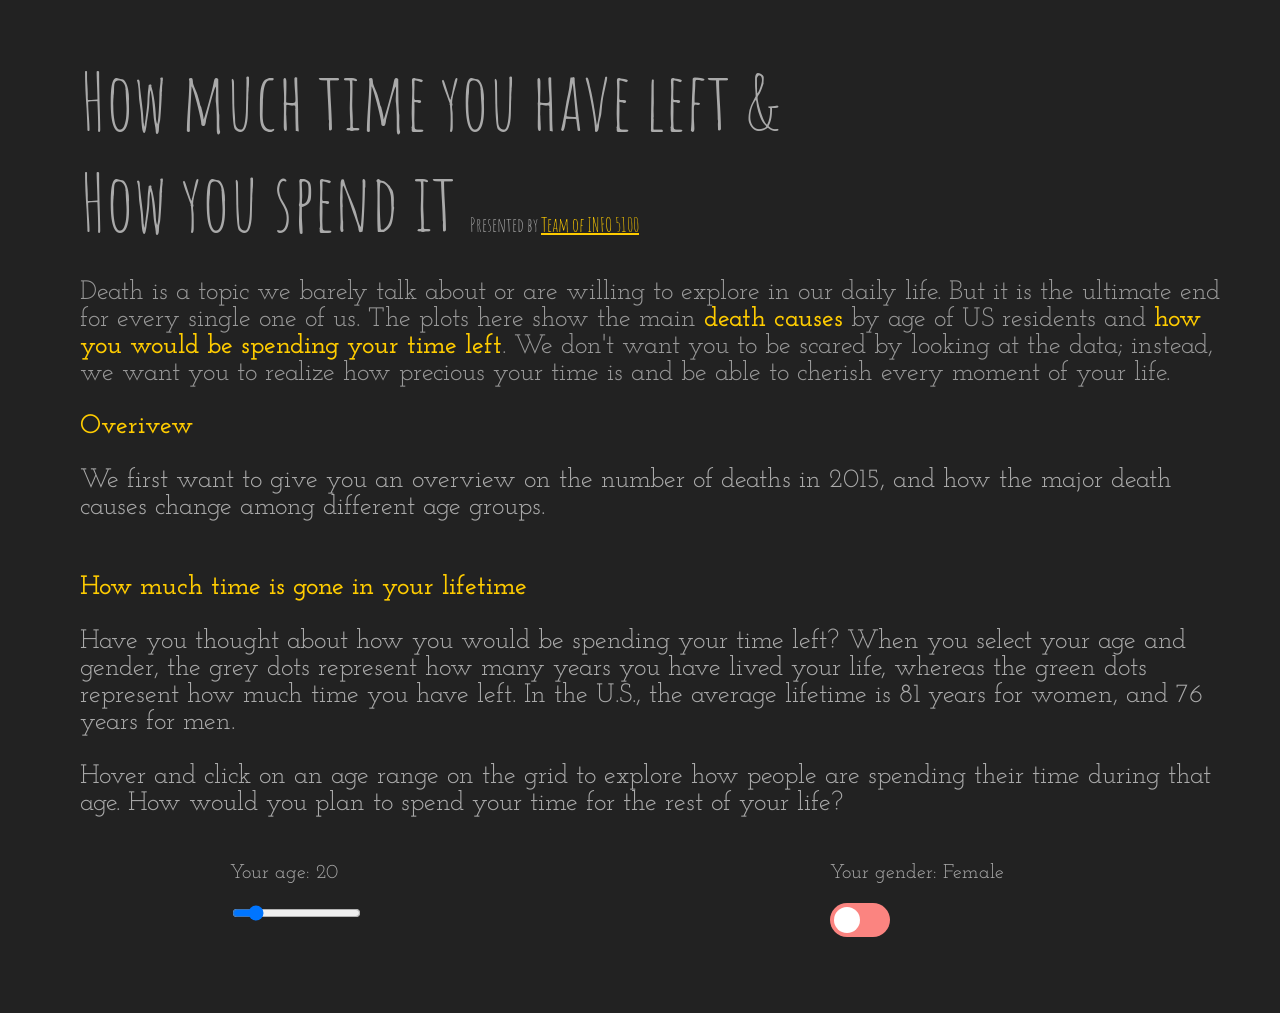
<file: Data_Visualization_Exploration_on_Death_and_Time/index.html>
<html>

<head>
  <script src="https://d3js.org/d3.v4.min.js"></script>
  <link href="https://fonts.googleapis.com/css?family=Lora" rel="stylesheet">
  <link href="https://fonts.googleapis.com/css?family=Amatic+SC" rel="stylesheet">
 <link href="https://fonts.googleapis.com/css?family=Josefin+Slab" rel="stylesheet">

  <style>
    body {
      margin: 50px 50px 30px 80px;
      background: #222;
      color: #aaa;
      /* font-family: 'Amatic SC', Calibri, sans-serif; */
      font-family: 'Josefin Slab', serif;
    }

    a {
      color: #ffcc00;
    }

    text {
      fill: #aaa;
      text-anchor: middle;
    }

    .text_align_left {
      text-align: left;
    }

    .text_align_right {
      text-align: right;
    }

    .Variant {
      font-weight: 600;
      color: #ffcc00;
    }

    .intro_text{
      font-size: 20pt;
    }
  </style>
</head>

<body>

  <div style="float:left">
    <p id="title" style="font-weight: 300;
    font-family: 'Amatic SC', Calibri, sans-serif;
    font-size: 60pt;
    margin-top: 0px;
    margin-left: 0px;
    margin-bottom: 0px;" class="text_align_left">
      How much time you have left &
      <br /> How you spend it

      <text style="font-size: 20px">Presented by <a href="https://github.com/ERIKAZU/3300_project2">Team of INFO 5100</a></text>
    </p>
  </div>


  <div style="display:inline-block">
    <p id="title_h2" class="intro_text"style="font-weight: thin;
    font-size: 20pt;
padding-left: 0px;
color:#999">
      Death is a topic we barely talk about or are willing to explore in our daily life. But it is the ultimate end for every single one of us. The plots here show the main
       <span class="Variant">death causes</span> by age of US residents and
        <span class="Variant"> how you would be spending your time left</span>.
      We don't want you to be scared by looking at the data; instead, we want you to realize how precious your time is and be able to cherish every moment of your life. </p>


    <p class="intro_text"><span class="Variant">Overivew</span></p>
    <p class="intro_text"> We first want to give you an overview on the number of deaths in 2015, and how the major death causes change among different age groups. </p>

    <!-- reference:http://bl.ocks.org/michellechandra/0b2ce4923dc9b5809922 -->
  </div>


  <p id="problem1">


    <div id="p1_plot">
    </div>

    <div id="normal_mean">
    </div>

    <style>

      path.slice {
        stroke-width: 2px;
      }

      polyline {
        opacity: 0.9;
        stroke: #555;
        stroke-width: 2px;
        fill: none;
      }

      .labelValue {
        font-size: 60%;
        opacity: .5;

      }

      .toolTip {
        /* font-family: "Helvetica Neue", Helvetica, Arial, sans-serif; */
        position: absolute;
        display: none;
        width: auto;
        height: auto;
        background: none repeat scroll 0 0 white;
        border: 0 none;
        border-radius: 8px 8px 8px 8px;
        /* box-shadow: -3px 3px 15px #888888; */
        color: black;
        font: 12px sans-serif;
        padding: 5px;
        text-align: center;
      }

      text {
        text-anchor: middle;
        text-align: center;
      }

      .text_outline{
        text-shadow:
         -2px -2px 0 white,
         2px -2px 0 white,
         -2px 2px 0 white,
         2px 2px 0 white;
      }

      .text_outline_1{
        text-shadow:
         -1px -1px 0 white,
         1px -1px 0 white,
         -1px 1px 0 white,
         1px 1px 0 white;
      }
    </style>

    <body>

      <script src="http://d3js.org/d3.v4.min.js"></script>
      <script>

        var svg_box = d3.select("body")
          .append("svg").attr("width", 960).attr("height", 500);
        var svg = svg_box.append("g");

        // append play button: http://bl.ocks.org/erkal/9871048
        // draw play button
        playButton(svg_box, 960/2 - 20 ,330);
        p1_add_text(svg_box, 960/2, 100);

        // draw the play button, on click, disappear
        function playButton(svg,  x, y) {

              var button = svg.append("g")
                  .attr("transform", "translate("+ x +","+ y +")");

              button
                .append("circle")
                  .attr("r", 25)
                  .attr("cx", 20)
                  .attr("cy", 25)
                  .style("fill", "steelblue");

              button
                .append("path")
                  .attr("d", "M15 10 L15 40 L35 25 Z")
                  .style("fill", "white");


              button
                  .on("mousedown", function() {
                    d3.select(this).select("circle")
                        .style("fill","white")
                        .transition(100).style("fill","steelblue");
                    d3.select(this).remove();

                    // remove center explain text in svg
                    svg.selectAll(".p1_explain_texts").remove();

                    setTimeout(function() {
                      plotGraph1Main();
                    }, 200);
                  });
        }


        // display the explain text, on click of play button, disappear
        function p1_add_text(svg,  x, y) {

          var text_to_add = ["2712492 U.S. residents died in 2015.","~27% of them were under 55 years old.","The top 5 major causes overall are:",
          "Heart Disease, Malignant Neoplasms, Chronic Low. Respiratory Disease","Unintentional Injury and Cerebrovascular.","Click the button to play animation."];

            var p1_explain_text = svg.append("g")
                  .attr("transform", "translate("+ x +","+ y +")");

            var texts = p1_explain_text.selectAll(".p1_explain_text")
            .data(text_to_add)
            .enter();

            texts.append("text")
            .attr("class","p1_explain_texts")
            .attr("font-size","20px")
            .text(function(d){
              return d;
            })
            .attr("y",function(d,i){
              return i * 30;
            })

        }

        svg.append("g").attr("class", "slices");
        svg.append("g").attr("class", "labelName");
        svg.append("g").attr("class", "labelValue");
        svg.append("g").attr("class", "lines");

        var width = 960,
          height = 450,
          radius1 = Math.min(width, height) / 2;


        var colorMap = d3.scaleOrdinal()
          .domain(
            ["Others",
              "Unintentional Injury",
              "Congenital Anomalies",
              "Homicide",
              "Malignant Neoplasms",
              "Heart Disease",
              "Short Gestation",
              "SIDS",
              "Maternal Pregnancy Comp.",
              "Suicide",
              "Liver Disease",
              "Chronic Low. Respiratory Disease",
              "Diabetes Mellitus",
              "Cerebrovascular",
              "Alzheimer's Disease"
            ])
          .range(
            [ "#C6C0B6",    //Others
              "#BF7054",    //Unintentional Injury
              "#8a89a6",    //Congenital Anomalies
              "#6b486b",    //Homicide
              "#C3A670",    //Malignant Neoplasms
              "#628CB6",    //Heart Disease
              "#919561",    //Short Gestation
              "#722B25",    //SIDS
              "#777963",    //Maternal Pregnancy Comp
              "#2C4A78",    //Suicide
              "#A6523E",    //Liver Disease
              "#54896E",    //Chronic Low. Respiratory Disease
              "#724B44",    //Diabetes Mellitus
              "#3D594D",    //Cerebrovascular
              "#A583CF"     //Alzheimer's Disease
            ]);


        var list_of_cat = ["Unintentional Injury",
          "Congenital Anomalies",
          "Homicide",
          "Malignant Neoplasms",
          "Heart Disease",
          "Short Gestation",
          "SIDS",
          "Maternal Pregnancy Comp.",
          "Suicide",
          "Liver Disease",
          "Chronic Low. Respiratory Disease",
          "Diabetes Mellitus",
          "Cerebrovascular",
          "Alzheimer's Disease"
        ];

        // helper function to get random integer between 0 and max
        function getRandomInt(max) {
          return Math.floor(Math.random() * Math.floor(max));
        }

        // the main function for plotting graph 1 for nine different age groups
        function plotGraph1Main() {
          d3.json("death_cause.json", function(error, data) {
            // declare data variables used for animation
            var prev_r, cur_r;
            var prev_r_list = [],
              cur_r_list = [];
            var age_top_cos_list = {};
            var age_string_list = [];
            var total_dead_num_list = [];
            //calculate accumulative total deathNum by age group
            for (var group = 0; group < 9; group++) {
              var dead_num_sum = 0;
              for (var i = 0; i <= group; i++) {
                dead_num_sum += data[i].tot;
              }
              total_dead_num_list.push(dead_num_sum);
            }


            // operator that maps domain (max total death number) to range (radius)
            var tot_r_scale =
              d3.scaleSqrt()
              .domain([0, total_dead_num_list[8]])
              .range([0, 0.72 * radius1]);

            // preprocess graph data
            for (var ageStage = 0; ageStage < 9; ageStage++) {

              var thisAge = data[ageStage];
              if (ageStage == 0) {
                prev_r = 0;
              } else {
                prev_r = tot_r_scale(total_dead_num_list[ageStage - 1]);
              }
              cur_r = tot_r_scale(total_dead_num_list[ageStage]);
              prev_r_list.push(prev_r);
              cur_r_list.push(cur_r);
              age_string_list.push(thisAge.label);
              // top causes of death
              var age_top_cos = thisAge.top_causes;
              var sum = 0;
              // scale the death cause number into [0,100]
              // calculate the sum - max to 100
              for (entry of age_top_cos) {
                entry.value = Math.round(100 * entry.value / thisAge.tot);
                sum += entry.value;
              }
              // all the other category unlisted as top cause, set value to 0
              for (cat of list_of_cat) {
                if (age_top_cos[cat] == undefined) {
                  age_top_cos.push({
                    "label": cat,
                    "value": 0
                  });
                  sum = sum + 0;
                }
              }
              // Put the rest as "Other" category
              age_top_cos.push({
                "label": "Others",
                "value": 100 - sum
              });
              age_top_cos_list[ageStage] = age_top_cos;
            }


            function plotGraphAnimation(idx, doFlyCircle) {
              center_circle(prev_r_list[idx], cur_r_list[idx]);
              printAge(idx,age_string_list,total_dead_num_list);
              changePieChart(idx,age_top_cos_list[idx], doFlyCircle);
            }
            var idx = 0;
            var animDuration = 3000;

            function dirtyAnimation() {
              changePieChart(0, age_top_cos_list[0], false);
              setTimeout(function() {
                plotGraphAnimation(0, true);
              }, animDuration * 0);
              setTimeout(function() {
                plotGraphAnimation(1, true);
              }, animDuration * 1);
              setTimeout(function() {
                plotGraphAnimation(2, true);
              }, animDuration * 2);
              setTimeout(function() {
                plotGraphAnimation(3, true);
              }, animDuration * 3);
              setTimeout(function() {
                plotGraphAnimation(4, true);
              }, animDuration * 4);
              setTimeout(function() {
                plotGraphAnimation(5, true);
              }, animDuration * 5);
              setTimeout(function() {
                plotGraphAnimation(6, true);
              }, animDuration * 6);
              setTimeout(function() {
                plotGraphAnimation(7, true);
              }, animDuration * 7);
              setTimeout(function() {
                plotGraphAnimation(8, true);
              }, animDuration * 8);

            }
            dirtyAnimation();
          });
        }

        // plotGraph1Main();

        // print age group text in the center of the box
        function printAge(idx,age_string_list,total_dead_num_list) {
          svg.selectAll(".centerText").remove();
          var text_center = svg.append("text")
            .attr("class", "centerText text_outline")
            .attr('x', 0).attr('y', 20)
            .text("Age:" + age_string_list[idx])
            .style("text-anchor", "middle")
            .style("font-size", "50px")
            .style("font-weight","800px")
            .style("fill", "black");

            var text_upper = svg.append("text")
              .attr("class", "centerText")
              .attr('x', 0).attr('y', -28)
              .text("accumulative deaths:")
              .style("text-anchor", "middle")
              .style("font-size", "20px")
              .style("font-weight","600px")
              .style("fill", "#BC6F6B");


            var text_down = svg.append("text")
              .attr("class", "centerText")
              .attr('x', 0).attr('y', 64)
              .text(function(){return total_dead_num_list[idx];})
              .style("text-anchor", "middle")
              .style("font-size", "32px")
              .style("font-weight","600px")
              .style("fill", "#BC6F6B");
        }

        // Increase the size of the center circle per transition as age goes up
        // representing the percentage of dead population
        function center_circle(prev_r, cur_r) {
          var center_circle = svg.append("circle")
            .attr("class","center_circle")
            .attr('cx', 0).attr('cy', 0)
            .attr("fill", "#B9B9B9")
            .attr("r", prev_r)
            .transition()
            .duration(500)
            .attr("r", cur_r);
        }

        // @param circleData - {r[int] - for radius; colors[] - for arc and fly circle; centers[,] - coord of the center of the arc}
        // move small cricles flying from the arc to the center
        function flyCircle(circleData) {
          for (var i = 0; i < circleData.colors.length; i++) {
            var timeCircle = svg.append("circle")
              .attr("fill", function() {
                return circleData.colors[i];
              })
              .attr("r", function() {
                return circleData.r[i];
              });
            timeCircle
              .attr('cx', function() {
                return circleData.centers[i][0];
              })
              .attr('cy', function() {
                return circleData.centers[i][1];
              })
              .style("opacity", 0.9)
              //apply a transition
              .transition()
              //.ease(easement)
              // apply it over 2000 ms
              .duration(2000)
              .attr('cx', 0)
              .attr('cy', 0)
              .attr('r', 0.2)
              .style("opacity", 0);
          }
        }

        /** main function to control the transition of the pie chart **/
        function changePieChart(idx, data, doFlyCircle) {

          var pieAnimDuration = 1500;
          // the pie chart
          var pie = d3.pie()
            .sort(null)
            .value(function(d) {
              return d.value;
            });
          // the arc slices
          var arc = d3.arc()
            .outerRadius(radius1 * 0.8)
            .innerRadius(radius1 * 0.72);
          var outerArc = d3.arc()
            .innerRadius(radius1 * 0.9)
            .outerRadius(radius1 * 0.9);
          var div = d3.select("body").append("div").attr("class", "toolTip");
          svg.attr("transform", "translate(" + width / 2 + "," + height / 2 + ")");

          /* ------- PIE SLICES -------*/
          var slice = svg.select(".slices").selectAll("path.slice").data(pie(data), function(d, i) {
            return d.data.label;
          });

          slice.enter()
            .insert("path")
            .style("fill", function(d) {
              return colorMap(d.data.label);
            })
            .attr("class", "slice");

          /** build circle data that is used for flyCircle() animation **/
          var centers = pie(data).map(arc.centroid);
          var colors = [];
          var r = [];
          var rscale = d3.scaleSqrt().domain([0, d3.max(data, function(d) {
            return +d.value;
          })]).range([0, 20]);
          for (var i = 0; i < centers.length; i++) {
            colors.push(colorMap(data[i].label));
            r.push(rscale(data[i].value));
          }
          var circleData = {
            colors: colors,
            r: r,
            centers: centers
          };
          /**************************************************************/

          /**** animate the transition of the arcs in the pie chart *****/
          slice.transition().duration(pieAnimDuration).attrTween("d", function(d) {
            this._current = this._current || d;
            var interpolate = d3.interpolate(this._current, d);
            this._current = interpolate(0);
            return function(t) {
              return arc(interpolate(t));
            };
          });
          if (doFlyCircle) {
            // make circles fly from arc to center after the arc transition
            setTimeout(function() {
              flyCircle(circleData)
            }, pieAnimDuration);
          }
          if (idx == 8) { // the last frame, put back the button
            setTimeout(function() {
              // re-show explain text and play
              playButton(svg_box, 960/2 - 20 ,330);
              p1_add_text(svg_box, 960/2, 100);

              // remove all pie char elements
              svg.selectAll(".center_circle").remove();
              svg.selectAll(".centerText").attr("visibility", "hidden");
              svg.selectAll(".labelName").attr("visibility", "hidden");
              svg.selectAll(".slices").attr("visibility", "hidden");
              // svg.selectAll(".labelValue").remove();
              svg.selectAll(".lines").attr("visibility", "hidden");
              // d3.select("#play_ani_text").node().remove();

            }, 3000);
          } else {
            //svg.selectAll(".center_circle").attr("visibility", "visible");
            svg.selectAll(".centerText").attr("visibility", "visible");
            svg.selectAll(".labelName").attr("visibility", "visible");
            svg.selectAll(".lines").attr("visibility", "visible");
            svg.selectAll(".slices").attr("visibility", "visible");
          }
          /**************************************************************/

          // display category info when mouse hoover over arc slice
          slice.on("mousemove", function(d) {
            div.style("left", d3.event.pageX + 10 + "px");
            div.style("top", d3.event.pageY - 25 + "px");
            div.style("display", "inline-block");
            div.html((d.data.label) + "<br>" + (d.data.value) + "%");
          });
          slice.on("mouseout", function(d) {
            div.style("display", "none");
          });
          slice.exit().remove();


          /* ------- TEXT LABELS -------*/

          // label text for each category
          var text = svg.select(".labelName").selectAll("text")
            .data(pie(data), function(d) {
              return d.data.label
            });
          // set label value
          text.enter()
            .append("text")
            .attr("dy", ".35em")
            .text(function(d) {
              if (d.value < 2) {
                return "";
              }
              return (d.data.label + ": " + d.value + "%");
            });
          // helper function to get middle of a interpolated angle (degree)
          function midAngle(d) {
            return d.startAngle + (d.endAngle - d.startAngle) / 2;
          }
          // change label during transition
          text.transition().duration(pieAnimDuration)
            .attrTween("transform", function(d) {
              this._current = this._current || d;
              var interpolate = d3.interpolate(this._current, d);
              this._current = interpolate(0);
              return function(t) {
                var d2 = interpolate(t);
                var pos = outerArc.centroid(d2);
                pos[0] = radius1 * (midAngle(d2) < Math.PI ? 1 : -1);
                return "translate(" + pos + ")";
              };
            })
            .styleTween("text-anchor", function(d) {
              this._current = this._current || d;
              var interpolate = d3.interpolate(this._current, d);
              this._current = interpolate(0);
              return function(t) {
                var d2 = interpolate(t);
                return midAngle(d2) < Math.PI ? "start" : "end";
              };
            })
            .text(function(d) {
              if (d.value < 2) {
                return "";
              }
              return (d.data.label + ": " + d.value + "%");
            });
          text.exit().remove();

          /* ------- POLYLINES FROM SLICE TO TEXT  -------*/

          var polyline = svg.select(".lines").selectAll("polyline")
            .data(pie(data), function(d) {
              return d.data.label
            });

          polyline.enter().append("polyline");
          polyline.transition().duration(pieAnimDuration)
            .attrTween("points", function(d) {
              this._current = this._current || d;
              var interpolate = d3.interpolate(this._current, d);
              this._current = interpolate(0);
              return function(t) {
                var d2 = interpolate(t);
                var pos = outerArc.centroid(d2);
                pos[0] = radius1 * 0.95 * (midAngle(d2) < Math.PI ? 1 : -1);
                if (d.value < 2) {
                  return [0, 0];
                } else {
                  return [arc.centroid(d2), outerArc.centroid(d2), pos];
                }
              };
            });
          polyline.exit().remove();
        };
      </script>

      <!-- PLOT 2 -->

      <script src="tip.js"></script>

      <style>
        /* reference on nice switch: */
        /* https://www.w3schools.com/howto/howto_css_switch.asp */

        .switch_out {
          position: relative;
          display: inline-block;
          width: 60px;
          height: 34px;
        }
        /* Hide default HTML checkbox */
        .switch_out input {
          display: none;
        }

        /* The slider */
        .switch {
          position: absolute;
          cursor: pointer;
          top: 0;
          left: 0;
          right: 0;
          bottom: 0;
          background-color: #FB8480;
          -webkit-transition: .4s;
          transition: .4s;
        }
        .switch:before {
          position: absolute;
          content: "";
          height: 26px;
          width: 26px;
          left: 4px;
          bottom: 4px;
          background-color: white;
          -webkit-transition: .4s;
          transition: .4s;
        }

        input:checked+.switch {
          background-color: #2196F3;
        }

        input:focus+.switch {
          box-shadow: 0 0 1px #2196F3;
        }

        input:checked+.switch:before {
          -webkit-transform: translateX(26px);
          -ms-transform: translateX(26px);
          transform: translateX(26px);
        }

        /* Rounded sliders */
        .switch.round {
          border-radius: 34px;
        }
        .switch.round:before {
          border-radius: 50%;
        }

        .d3-tip {
          line-height: 1;
          font-weight: bold;
          padding: 12px;
          background: rgba(0, 0, 0, 0.8);
          color: #fff;
          border-radius: 2px;
        }

        /* Creates a small triangle extender for the tooltip */
        .d3-tip:after {
          box-sizing: border-box;
          display: inline;
          font-size: 10px;
          width: 100%;
          line-height: 1;
          color: rgba(0, 0, 0, 0.8);
          content: "\25BC";
          position: absolute;
          text-align: center;
        }

        /* Style northward tooltips differently */
        .d3-tip.n:after {
          margin: -1px 0 0 0;
          top: 100%;
          left: 0;
        }

        .dead_example_text {
          font-size: 35pt;
        }
      </style>

      </head>


      <p class="intro_text"><span class="Variant">How much time is gone in your lifetime</span></p>
      <p class="intro_text"> Have you thought about how you would be spending your time left? When you select your age and gender, the grey dots represent how many years you have lived your life, whereas the green dots represent how much time you have left. In the U.S., the average lifetime is 81 years for women, and 76 years for men.</p>
      <p class="intro_text"> Hover and click on an age range on the grid to explore how people are spending their time during that age. How would you plan to spend your time for the rest of your life? </p>

      <div class="span_line" style="margin-bottom:30px;     margin-left: 150px;">

        <div id="age_slider_div" style="width:40%; float:left;">
          <p id="age_slider_text" style="
          font-size: 15pt">Your age: 20</p>
          <input type="range" min="10" max="80" value="20" step="1" class="slider" id="age_slider">
        </div>

      <!-- </br> -->

        <div id="gener_switch_div" style="
        width:40%; float:right;">
          <p id="gender_slider_text" style="
          font-size: 15pt;">Your gender: Female</p>
          <label class="switch_out">
            <input type="checkbox" id="gender_box">
            <div class="switch round"></div>
          </label>
        </div>
        <div style="clear:both"> </div>
      </div>

      </div>

      </br>


      <div id="plot_3_div">
      </div>

      <div id="ageGrid" style="margin-left: 50;">
      </div>

      <script>
        /************ Helpers *****************/
        // assign (grey/ green) by: if the circle is under your age selected
        function assignColor(cut_age, curID) {
          if (curID <= cut_age) {
            return "#CED3D3";
          } else return "#B5C45E";
        }

        // assign category to circles based on ageGroup
        function assignCategory(curID) {
          var ageGroup = [[15,19],[20,24],[25,34],[35,44],[45,54],[55,64],[65,74],[75,100]];
          for (var i = 0; i < ageGroup.length; i++){
            if (curID >= ageGroup[i][0] && curID <= ageGroup[i][1]){
              return i;
            }
          }
          return -1;// not assign to group, will not be highlighted
        }

        // generate data for circles:
        function gen_grid_data(cut_age, gender) {
          var tot_lifetime = 81;
          if (gender == "Male"){
            tot_lifetime = 76;
          }

          var pos_array = new Array();
          // circle pos is by its center
          var xpos = radius + 200;
          var ypos = radius;
          // count of circle
          var curID = 1;
          // these two for loops may be changed to while to include curID requirement (e.g. need 76 circles in total)
          for (var row = 0; row < 10; row++) {
            if(curID > tot_lifetime) break;
            pos_array.push(new Array());
            for (var column = 0; column < 10; column++) {
              if(curID > tot_lifetime) break;
              pos_array[row].push({
                x: xpos,
                y: ypos,
                color: assignColor(cut_age, curID),
                category: assignCategory(curID),
                age: curID
              })
              curID++;
              xpos += spacing;
            }
            xpos = radius + 200;
            ypos += spacing;
          }
          return pos_array;
        }

        // get all the falling circles data
        function gen_dropping_data(ageGroup, gender) {
          var tot_lifetime = 81;
          if (gender == "Male"){
            tot_lifetime = 76;
          }
          if (ageGroup[1] < 15){
            return [];// no data for age under 15
          }
          ageGroup[1] = ageGroup[1] < tot_lifetime ? ageGroup[1] : tot_lifetime;
          var pos_array = new Array();
          var xpos = radius + 200;
          var ypos = radius;

          var curID = 1;
          for (var row = 0; row < 10; row++) {
            // pos_array.push( new Array() );
            for (var column = 0; column < 10; column++) {
              if (curID >= ageGroup[0] && curID <= ageGroup[1]) {
                pos_array.push({
                  x: xpos,
                  y: ypos,
                  color: "#ffcc00",
                  category: assignCategory(curID),
                  age: curID
                })
              }
              curID++;
              xpos += spacing;
            }
            xpos = radius + 200;
            ypos += spacing;
          }

          return pos_array;
        }

        // given an actual age (e.g. 24), return the age group ([20, 24])
        function getAgeGroupRange(age) {
          var ageGroup = [[15,19],[20,24],[25,34],[35,44],[45,54],[55,64],[65,74],[75,100]];
          for (var i = 0; i < ageGroup.length; i++){
            if (age >= ageGroup[i][0] && age <= ageGroup[i][1]){
              return ageGroup[i];
            }
          }
          return [0,14];// not assign to group, will not be highlighted
        }

        // return a string of current gender
        function getGender() {
          if (d3.select("#gender_box").property("checked")) {
            return "Male";
          } else {
            return "Female";
          }
        }

        // update by gender
        function update_gender() {
          svg2.selectAll("*").remove();
          var age = document.getElementById("age_slider").value;
          var gender = getGender();
          // update text on the slider
          document.getElementById("gender_slider_text").innerHTML = "Your gender: " + getGender();
          var grid_data = gen_grid_data(age,gender);
          showCircles(grid_data);
          renew_svg3();
        }
        /**************************************/

        /************ Actions *****************/
        // display circles(grey and green by grid_data)
        // grid data is generated by gen_grid_data
        function showCircles(grid_data) {

          var row1 = svg2.selectAll(".row1")
            .data(grid_data)
            .enter().append("g")
            .attr("class", "row1");

          var column1 = row1.selectAll(".circle_org")
            .data(function(d) {
              return d;
            })
            .enter().append("circle")
            .attr("class", "circle_org")
            .attr("cx", function(d) {
              return d.x;
            })
            .attr("cy", function(d) {
              return d.y;
            })
            .attr("r", radius)
            .style("fill", function(d) {
              return d.color;
            })
            .style("stroke", "#eee");

          //https://stackoverflow.com/questions/35608147/selecting-all-elements-in-one-group-of-a-categorical-variable
          //define mouse hover event for circle by category
          //on mouse hoover, highlight all the color dots representing that age category
          svg2.selectAll(".circle_org")
            .on('mouseover', function(d) {
              svg2.selectAll(".circle_org")
                .filter(function(dot) {
                  return (dot.category == d.category && d.category != -1) // select all that are in the same  category with the circle you are hovering on
                })
                .transition()
                .style("fill", "#ffcc00");

              if (d.category != -1) {
                // show tooltip
                tip_label.show(d);
              }
            })
            .on('mouseout', function(d) {
              svg2.selectAll(".circle_org")
                .filter(function(dot) {
                  return (dot.category == d.category && dot.color == "#CED3D3")
                }).transition()
                .style("fill", "#CED3D3"); // return to its original color

              svg2.selectAll(".circle_org")
                .filter(function(dot) {
                  return (dot.category == d.category && dot.color == "#B5C45E")
                }).transition()
                .style("fill", "#B5C45E"); // return to its original color
              tip_label.hide(d);
            })
            .on('click', function(d) {
              if(d.category != -1) {
                var ageGroup = getAgeGroupRange(d.age);
                var dropping = gen_dropping_data(ageGroup, getGender());
                var gender_selected = getGender();
                drop_rand(dropping);
                plot_time_use(gender_selected, ageGroup);
              }
            });
        }

        // given the selected circle date, animate the dropping effects
        function drop_rand(dropping_data) {
          var num_to_drop = Math.floor(0.3 * dropping_data.length);
          var num_to_drop = dropping_data.length;
          for (var i = 0; i < num_to_drop; i++) {
            var s = dropping_data[i];

            svg2.append("circle")
              .attr("cx", s.x)
              .attr("cy", s.y)
              .attr("r", 15)
              .style("fill", s.color)
              .transition().duration(700)
              .attr("cy",  getRandomInt(100) + 450)
              .attr("r", 10)
              .delay(getRandomInt(500))
              // .style("fill", "#CED3D3")
              .transition().duration(300)
              .attr("r", 0);
          }
        }
        /**************************************/

        /************ Elements ****************/
        var svg2 = d3.select("#ageGrid")
                    .append("svg").attr("width", 800).attr("height", 800);

        // age slider listener:
        d3.select("#age_slider").on("change", function() {
          svg2.selectAll("*").remove();
          // need to get age and gender together
          var age = document.getElementById("age_slider").value;
          var gender = getGender();
          // update text on the slider
          document.getElementById("age_slider_text").innerHTML = "Your age: " + age;

          var grid_data = gen_grid_data(age, gender);
          showCircles(grid_data);
          renew_svg3();
        });

        // gender switch listener
        d3.select("#gender_box").on("change", update_gender);

        // define a shared/global tooltip for the svg
        var tip_label = d3.tip()
          .attr('class', 'd3-tip')
          .offset([-10, 0])
          .html(function(d) {
            var ageText = ""; // or just show the d.age
            if (d.category != -1) {
              var ageGroup = getAgeGroupRange(d.age);
              if (ageGroup[1] >= 75) {
                ageText = " > " + ageGroup[0].toString();
              } else {
                ageText = ageGroup[0].toString() + " - " + ageGroup[1].toString();
              }
            }
            return "<strong>Age:</strong> <span style='color:red'>" + ageText + "</span>";
          });
        svg2.call(tip_label);

        // define a filter on svg: that makes fancy effect when flying circles
        var defs = svg2.append('defs');
        var filter = defs.append('filter').attr('id', 'gooey');
        filter.append('feGaussianBlur')
          .attr('in', 'SourceGraphic')
          .attr('stdDeviation', '10')
          .attr('result', 'blur');
        filter.append('feColorMatrix')
          .attr('in', 'blur')
          .attr('mode', 'matrix')
          .attr('values', '1 0 0 0 0  0 1 0 0 0  0 0 1 0 0  0 0 0 18 -7')
          .attr('result', 'gooey');
        filter.append('feBlend')
          .attr('in', 'SourceGraphic')
          .attr('in2', 'gooey');

        // original display: cut_age = 20
        var radius = 15;
        var spacing = 45;
        var cut_age = 20;
        var grid_data = gen_grid_data(cut_age,"Female");
        /**************************************/

        showCircles(grid_data);

      </script>


      <script>

        var svg3;
        renew_svg3();

        var bubble_colorMap = d3.scaleOrdinal()
          .domain(
            ["Personal Care, including Sleep",
              "Household Activities",
              "Working",
              "Education",
              "Leisure and Sports",
              "Purchasing",
              "Phone Calls, E-mail",
              "Eating and Drinking"
            ])
          .range([
              "#ff8c00",
              "#6b486b",
              "#C3A670",
              "#628CB6",
              "#BF7054",
              "#2C4A78",
              "#A6523E",
              "#54896E"
            ]);

        var selected_gender = "M";
        var selected_age_group = "2024";

        function renew_svg3() {
          //svg2.remove(".svg3");
          svg3 = svg2.append("svg").attr("class", "svg3").attr("width", 800).attr("height", 800);
        }

         // in csv it is "2024", return the start of age group
        function age_convert_csv(csv_age){
          return csv_age.substring(0,2).valueOf();
        }

        // in csv it is "F/M"
        function gender_convert_csv(gender_selected) {
          return gender_selected == "M" ? "Male" : "Female";
        }


        function plot_time_use(selected_gender, age_group) {
          svg3.selectAll("circle").remove();

          d3.csv("timeuse.csv", (error, rawData) => {

            var filtered_gender_age_data = rawData.filter(function(d) {
               return ( gender_convert_csv(d.Gender) == selected_gender
                 && age_convert_csv(d.Age) == age_group[0]);
            });
            // insert additional attribute
            for(item of filtered_gender_age_data) {
              item["selected"] = false;
            }

            var time_use_r_scale =
              d3.scaleSqrt()
                .domain([d3.min(filtered_gender_age_data, function(d) {
                  return d.Duration;
                }), d3.max(filtered_gender_age_data, function(d) {
                  return + d.Duration;
                })])
                .range([0, 70]);

            // filter again to remove those tiny bubbles
            filtered_gender_age_data = filtered_gender_age_data.filter(function(d) {
               return ( time_use_r_scale(d.Duration) > 5);
            });

            var simulation = d3.forceSimulation(filtered_gender_age_data)
              .force('charge', d3.forceManyBody().strength(15))
              .force('center', d3.forceCenter(width / 2 + 40, height / 2 + 50))
              .force('collision', d3.forceCollide().radius(function(d) {
                return time_use_r_scale(d.Duration);
              }))
              .on('tick', ticked);
            simulation.tick();

            var u = svg3
              .selectAll('circle')
              .data(filtered_gender_age_data);
            u.enter()
              .append('circle')
              .attr('r',
                function(d) {
                  return time_use_r_scale(d.Duration);
                })
              .attr('cx', function(d) {
                return d.x - 300;
              })
              .attr('cy', function(d) {
                return d.y + 300;
              })
              .style("opacity", 0.7)
              .style('fill', function(d) {
                return bubble_colorMap(d.Activity);
              })
              .on('mouseover',
                function(d) {
                  if(d == null || d == undefined) {
                    return;
                  }
                  d.selected = true;
                  svg3.selectAll("circle")
                    .filter(function(dot) {
                      // select all that are in the same category with the circle you are hovering on
                      if (dot.Activity == d.Activity) {
                        dot.selected = true;
                      }
                      return (dot.Activity == d.Activity)
                    })
                    .transition()
                    .style("opacity", 1);
                  p3_highlight_legend(d, 550, 480, d.Activity);
                }
              )
              .on('mouseout',
                function(d) {
                  if(d == null || d == undefined) {
                    return;
                  }
                  d.selected = false;
                  svg3.selectAll("circle")
                    .transition()
                    .style("opacity", 0.8);

                  p3_remove_highlight_legend();
                  }
              )
              .on('click',
                function(d) {
                }
              );
            // this can manually speed up the force simulation
            // for (var i = 500; i > 0; --i) { simulation.tick();}

            // animation/ force allign the circles
            function ticked() {
              var u = svg3.selectAll('circle');

              if(u.size() == 0) return;
              if(u.size() != filtered_gender_age_data.length) return;

              u.data(filtered_gender_age_data)
                .enter()
                .attr('r', function(d) {
                  return time_use_r_scale(d.Duration);
                })
                .merge(u)
                .attr('cx', function(d) {
                  return d.x - 300;
                })
                .attr('cy', function(d) {
                  return d.y + 300;
                });
            }

            // add legend texts to the bubbles by side
            p3_add_legend(filtered_gender_age_data, 550, 480);

            p3_remove_highlight_legend();

            function p3_remove_highlight_legend() {
              svg3.selectAll(".p3_highlight_legend").remove();
            }

            function p3_add_legend(filtered_gender_age_data, x, y_start){

              svg3.selectAll(".p3_legend_grey").remove();
              svg3.selectAll(".p3_legend_title").remove();

              var p3_legend_text = svg3.append("g")
                    .attr("transform", "translate("+ x +","+ y_start +")");

              var p3_legends = p3_legend_text.selectAll(".p3_legend_text")
              .data(filtered_gender_age_data)
              .enter();

              var first_line = filtered_gender_age_data[0];
              var format_gender = d3.scaleOrdinal()
                .domain(
                  ["F","M"])
                .range(
                  ["Female",
                    "Male"]);

              function format_age(csvAge){
                  if (csvAge.length == 4){
                    return csvAge.substring(0,2) + "-" +csvAge.substring(2,4);
                  }
                  else {
                    return csvAge + "+";
                  }
              }

              p3_legends.append("text")
                .attr("class", "p3_legend_title")
                .attr('x', 0).attr('y',
                -40)
                .text( function() {
                    return format_gender(first_line.Gender)   + ", Age: " + format_age(first_line.Age);
                  }
                )
                .style("text-anchor", "middle")
                .style("font-size", "20px")
                .style("font-weight","300px")
                .style("fill", "white")
                .style("opacity","0.7");

              p3_legends.append("text")
                .attr("class", "p3_legend_grey")
                .attr('x', 0).attr('y', function(d,i)
                {return i * 30;})
                .text(function(d) {
                  if(d == null || d == undefined) {
                    return;
                  }
                  return d.Activity   + ": " + d.Duration   + " hr/day";
                })
                .style("text-anchor", "middle")
                .style("font-size", "20px")
                .style("font-weight","300px")
                .style("fill", "white")
                .style("opacity","0.7");
            }

            function p3_highlight_legend(selected_data, x, y_start, activityName){
              svg3.selectAll(".p3_highlight_legend").remove();

              var p3_highlight_legend_group = svg3.append("g")
                    .attr("transform", "translate("+ x +","+ y_start +")");

              var p3_legends_highlight = p3_highlight_legend_group.selectAll(".p3_highlight_legend")
                    .data(filtered_gender_age_data)
                    .enter();

              p3_legends_highlight.append("text")
                .attr("class", "p3_highlight_legend")
                .attr('x', 0)
                .attr('y', function(d,i) {return i * 30;})
                .text(function(d){
                  if (d.Activity == selected_data.Activity) {
                    return selected_data.Activity   + ": " + selected_data.Duration + " hr/day";
                  }
                  else return "";
                })
                .style("text-anchor", "middle")
                .style("font-size", "20px")
                .style("font-weight","800px")
                .style("fill", function(d){
                  return bubble_colorMap(d.Activity);
                })
                .style("opacity",1);
            }

          });
        }
      </script>
    </body>

</html>
</file>
